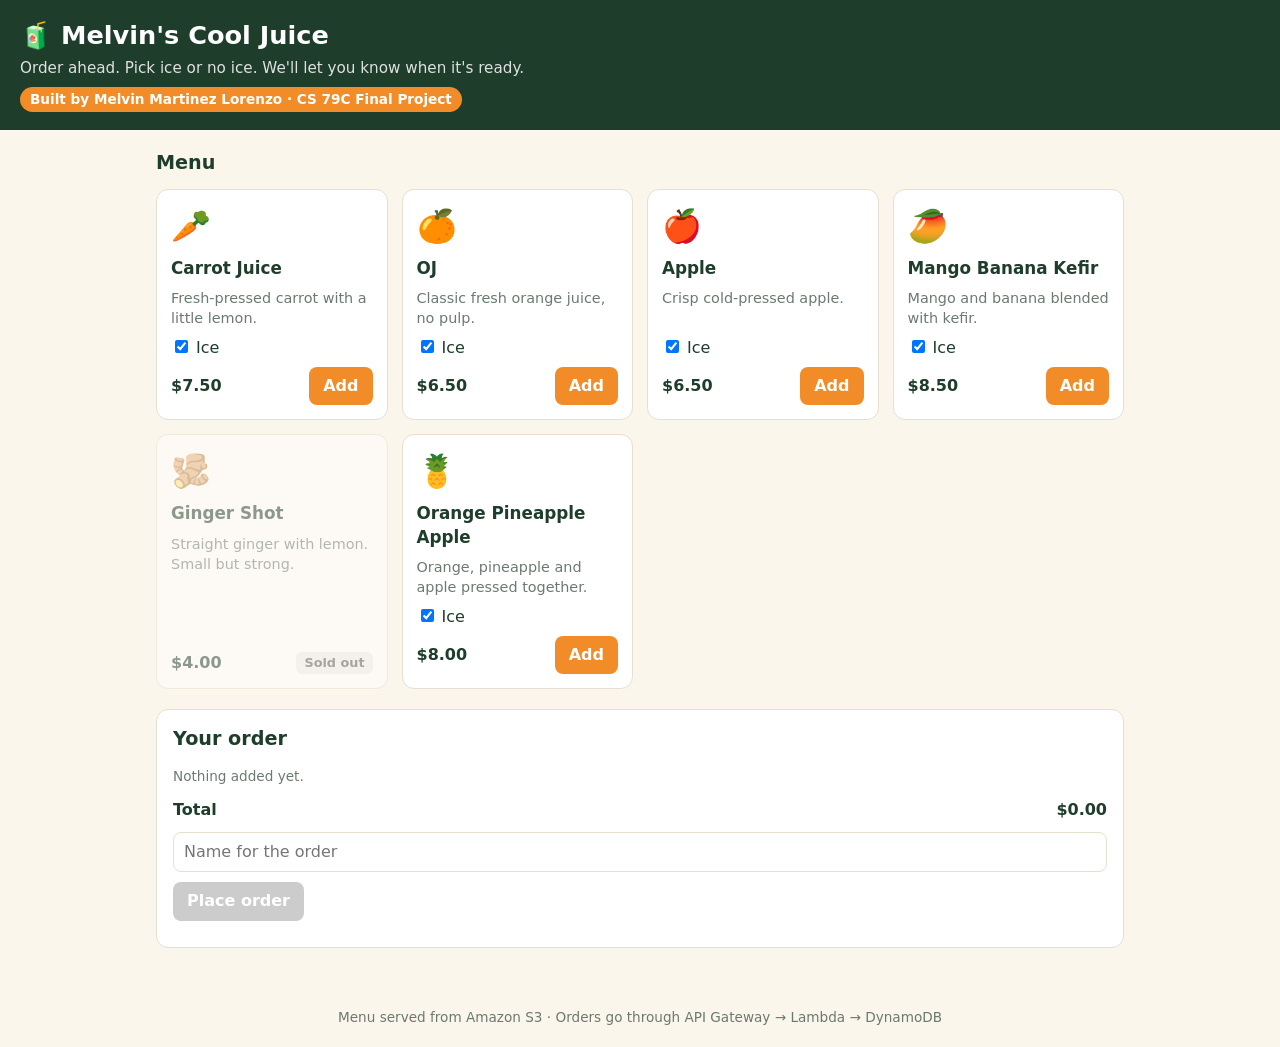
<file: website/index.html>
<!doctype html>
<html lang="en">
<head>
  <meta charset="utf-8">
  <meta name="viewport" content="width=device-width, initial-scale=1">
  <title>Melvin's Cool Juice</title>
  <link rel="stylesheet" href="style.css">
  <script src="config.js"></script>
</head>
<body>
  <header>
    <h1>🧃 Melvin's Cool Juice</h1>
    <p>Order ahead. Pick ice or no ice. We'll let you know when it's ready.</p>
    <span class="builtby">Built by Melvin Martinez Lorenzo · CS 79C Final Project</span>
  </header>
  <main>
    <h2>Menu</h2>
    <div id="menu" class="grid">Loading menu…</div>
    <section class="panel">
      <h2>Your order</h2>
      <ul id="cart" class="cart-list"></ul>
      <p id="empty" class="meta">Nothing added yet.</p>
      <div class="row" style="margin-bottom:10px"><strong>Total</strong><strong id="total">$0.00</strong></div>
      <input id="name" type="text" maxlength="30" placeholder="Name for the order">
      <div style="margin-top:10px"><button id="place" disabled>Place order</button></div>
      <div id="msg" class="msg"></div>
    </section>
  </main>
  <footer>Menu served from Amazon S3 · Orders go through API Gateway → Lambda → DynamoDB</footer>
  <script>
    const API = window.API_URL;
    const cart = [];
    function el(tag, props = {}, ...children) {
      const node = document.createElement(tag);
      Object.assign(node, props);
      for (const c of children) node.append(c);
      return node;
    }
    // 1) Load the menu from S3
    async function loadMenu() {
      const menuBox = document.getElementById("menu");
      try {
        const res = await fetch("menu.json", { cache: "no-store" });
        const menu = await res.json();
        menuBox.textContent = "";
        for (const item of menu.items) menuBox.append(menuCard(item));
      } catch (err) { menuBox.textContent = "Could not load the menu."; }
    }
    function menuCard(item) {
      const card = el("div", { className: "card" + (item.available ? "" : " soldout") },
        el("div", { className: "emoji", textContent: item.emoji }),
        el("h3", { textContent: item.name }),
        el("p", { textContent: item.description }));
      const bottom = el("div", { className: "row" },
        el("span", { className: "price", textContent: "$" + item.price.toFixed(2) }));
      if (!item.available) {
        bottom.append(el("span", { className: "badge out", textContent: "Sold out" }));
        card.append(bottom);
        return card;
      }
      const ice = el("input", { type: "checkbox", checked: true });   // ice: true/false
      const add = el("button", { textContent: "Add" });
      add.onclick = () => { cart.push({ juice: item.name, ice: ice.checked, price: item.price }); renderCart(); };
      card.append(el("label", {}, ice, " Ice"), bottom);
      bottom.append(add);
      return card;
    }
    function renderCart() {
      const list = document.getElementById("cart");
      list.textContent = "";
      cart.forEach((line, i) => {
        const remove = el("button", { className: "small", textContent: "Remove" });
        remove.onclick = () => { cart.splice(i, 1); renderCart(); };
        list.append(el("li", { className: "row" },
          el("span", { textContent: `${line.juice} — ${line.ice ? "ice" : "no ice"}` }), remove));
      });
      const total = cart.reduce((sum, l) => sum + l.price, 0);
      document.getElementById("total").textContent = "$" + total.toFixed(2);
      document.getElementById("empty").style.display = cart.length ? "none" : "block";
      document.getElementById("place").disabled = cart.length === 0;
    }
    // 2) Send the order through API Gateway: POST /orders
    document.getElementById("place").onclick = async () => {
      const msg = document.getElementById("msg");
      const name = document.getElementById("name").value.trim();
      if (!name) { msg.className = "msg err"; msg.textContent = "Add a name for the order."; return; }
      const button = document.getElementById("place");
      button.disabled = true;
      msg.className = "msg"; msg.textContent = "Sending order…";
      try {
        const res = await fetch(`${API}/orders`, {
          method: "POST",
          headers: { "Content-Type": "application/json" },
          body: JSON.stringify({ customerName: name, items: cart.map(l => ({ juice: l.juice, ice: l.ice })) })
        });
        const data = await res.json();
        if (!res.ok) throw new Error(data.error || "Order failed");
        msg.className = "msg ok";
        msg.textContent = `✅ ${data.message}. Thanks, ${name}!`;
        cart.length = 0;
        renderCart();
      } catch (err) {
        msg.className = "msg err";
        msg.textContent = "Order failed: " + err.message;
        button.disabled = cart.length === 0;
      }
    };
    loadMenu();
    renderCart();
  </script>
</body>
</html>
</file>
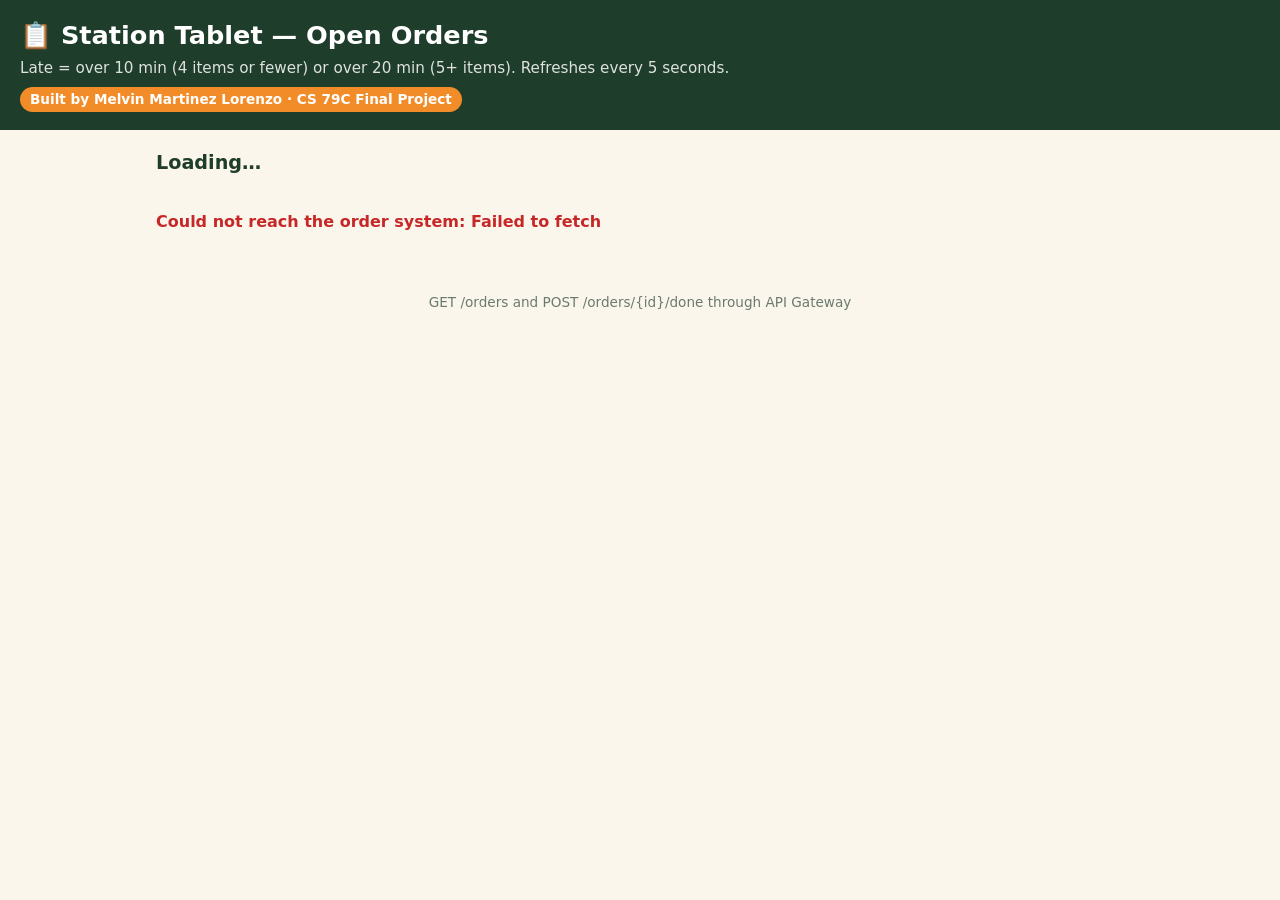
<file: website/station.html>
<!doctype html>
<html lang="en">
<head>
  <meta charset="utf-8">
  <meta name="viewport" content="width=device-width, initial-scale=1">
  <title>Station Tablet · Melvin's Cool Juice</title>
  <link rel="stylesheet" href="style.css">
  <script src="config.js"></script>
</head>
<body>
  <header>
    <h1>📋 Station Tablet — Open Orders</h1>
    <p>Late = over 10 min (4 items or fewer) or over 20 min (5+ items). Refreshes every 5 seconds.</p>
    <span class="builtby">Built by Melvin Martinez Lorenzo · CS 79C Final Project</span>
  </header>
  <main>
    <div class="row" style="margin-bottom:12px"><h2 id="count">Loading…</h2><span id="updated" class="meta"></span></div>
    <div id="tickets" class="tickets"></div>
    <div id="msg" class="msg"></div>
  </main>
  <footer>GET /orders and POST /orders/{id}/done through API Gateway</footer>
  <script>
    const API = window.API_URL;
    function el(tag, props = {}, ...children) {
      const node = document.createElement(tag);
      Object.assign(node, props);
      for (const c of children) node.append(c);
      return node;
    }
    // Same rule the Late-Order Lambda uses
    function limitSeconds(itemCount) { return itemCount <= 4 ? 10 * 60 : 20 * 60; }
    // GET /orders - ask for open orders
    async function loadOrders() {
      const msg = document.getElementById("msg");
      try {
        const res = await fetch(`${API}/orders`);
        const data = await res.json();
        if (!res.ok) throw new Error(data.error || "Could not load orders");
        render(data.orders);
        msg.textContent = "";
        document.getElementById("updated").textContent = "Updated " + new Date().toLocaleTimeString();
      } catch (err) {
        msg.className = "msg err";
        msg.textContent = "Could not reach the order system: " + err.message;
      }
    }
    function render(orders) {
      const now = Date.now() / 1000;
      const box = document.getElementById("tickets");
      box.textContent = "";
      document.getElementById("count").textContent = orders.length === 1 ? "1 open order" : `${orders.length} open orders`;
      for (const order of orders) {
        const waited = Math.floor((now - order.createdAt) / 60);
        const late = now - order.createdAt > limitSeconds(order.itemCount);
        const items = el("ul");
        for (const i of order.items) items.append(el("li", { textContent: `${i.juice} — ${i.ice ? "ice" : "no ice"}` }));
        const done = el("button", { textContent: "Done ✓" });
        done.onclick = () => markDone(order.orderId, done);
        const title = el("div", { className: "row" }, el("h3", { textContent: `#${order.orderId} · ${order.customerName}` }));
        if (late) title.append(el("span", { className: "badge late", textContent: "LATE" }));
        box.append(el("div", { className: "card ticket" + (late ? " late" : "") },
          title,
          el("div", { className: "meta", textContent: `${order.itemCount} item${order.itemCount === 1 ? "" : "s"} · waiting ${waited} min · limit ${limitSeconds(order.itemCount) / 60} min` }),
          items, done));
      }
    }
    // POST /orders/{id}/done - station taps the order off
    async function markDone(orderId, button) {
      button.disabled = true;
      try {
        const res = await fetch(`${API}/orders/${encodeURIComponent(orderId)}/done`, { method: "POST" });
        const data = await res.json();
        if (!res.ok) throw new Error(data.error || "Could not mark done");
      } catch (err) {
        const msg = document.getElementById("msg");
        msg.className = "msg err";
        msg.textContent = err.message;
      }
      loadOrders();
    }
    loadOrders();
    setInterval(loadOrders, 5000);
  </script>
</body>
</html>
</file>
<file: website/style.css>
:root { --bg:#fbf6ec; --card:#fff; --ink:#1f3d2b; --muted:#6b7a6f; --accent:#f28c28; --accent-dark:#c9681a; --line:#e7dfcf; --late:#c62828; --late-bg:#fdecea; --ok:#2e7d32; }
* { box-sizing: border-box; }
body { margin:0; background:var(--bg); color:var(--ink); font-family:system-ui,-apple-system,"Segoe UI",Roboto,sans-serif; line-height:1.4; }
header { background:var(--ink); color:#fff; padding:18px 20px; }
header h1 { margin:0; font-size:1.6rem; }
header p { margin:4px 0 0; opacity:.85; font-size:.95rem; }
.builtby { display:inline-block; margin-top:8px; background:var(--accent); color:#fff; padding:3px 10px; border-radius:999px; font-size:.85rem; font-weight:600; }
main { max-width:1000px; margin:0 auto; padding:20px 16px 40px; }
h2 { margin:0 0 12px; font-size:1.2rem; }
.grid { display:grid; grid-template-columns:repeat(auto-fill,minmax(220px,1fr)); gap:14px; }
.card { background:var(--card); border:1px solid var(--line); border-radius:12px; padding:14px; display:flex; flex-direction:column; gap:8px; }
.card .emoji { font-size:2rem; }
.card h3 { margin:0; font-size:1.05rem; }
.card p { margin:0; color:var(--muted); font-size:.9rem; flex:1; }
.price { font-weight:700; }
.soldout { opacity:.5; }
.badge { display:inline-block; padding:2px 8px; border-radius:6px; font-size:.8rem; font-weight:700; }
.badge.out { background:#eee; color:#555; }
.badge.late { background:var(--late); color:#fff; }
.row { display:flex; align-items:center; justify-content:space-between; gap:8px; }
button { font:inherit; border:0; border-radius:8px; padding:8px 14px; background:var(--accent); color:#fff; font-weight:600; cursor:pointer; }
button:hover { background:var(--accent-dark); }
button:disabled { background:#ccc; cursor:not-allowed; }
button.small { padding:4px 10px; font-size:.85rem; background:#999; }
input[type=text] { font:inherit; padding:8px 10px; border:1px solid var(--line); border-radius:8px; width:100%; }
.panel { background:var(--card); border:1px solid var(--line); border-radius:12px; padding:16px; margin-top:20px; }
.cart-list { list-style:none; padding:0; margin:0 0 12px; }
.cart-list li { padding:6px 0; border-bottom:1px dashed var(--line); }
.msg { margin-top:10px; font-weight:600; }
.msg.ok { color:var(--ok); }
.msg.err { color:var(--late); }
.tickets { display:grid; grid-template-columns:repeat(auto-fill,minmax(240px,1fr)); gap:14px; }
.ticket { border-left:6px solid var(--ok); }
.ticket.late { border-left-color:var(--late); background:var(--late-bg); }
.ticket ul { margin:0; padding-left:18px; }
.meta { color:var(--muted); font-size:.85rem; }
footer { text-align:center; color:var(--muted); font-size:.85rem; padding:20px; }
</file>
